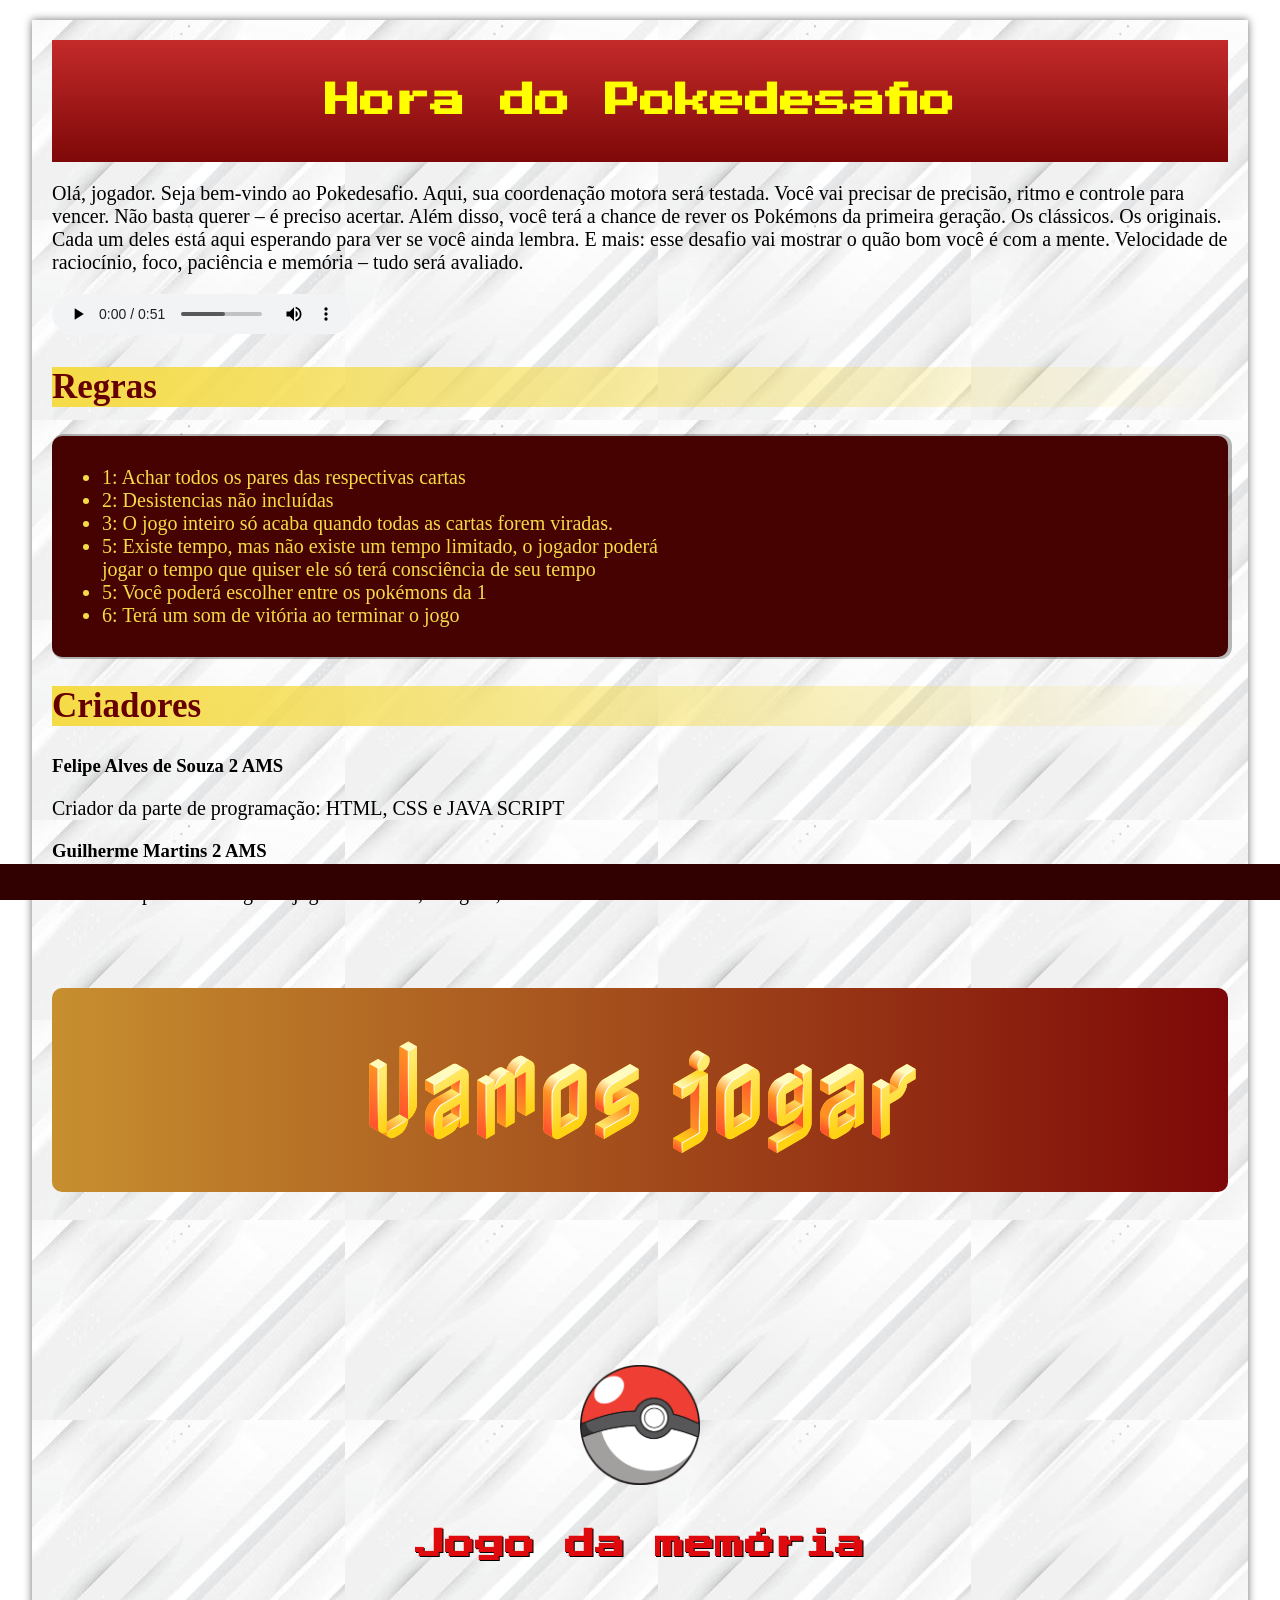
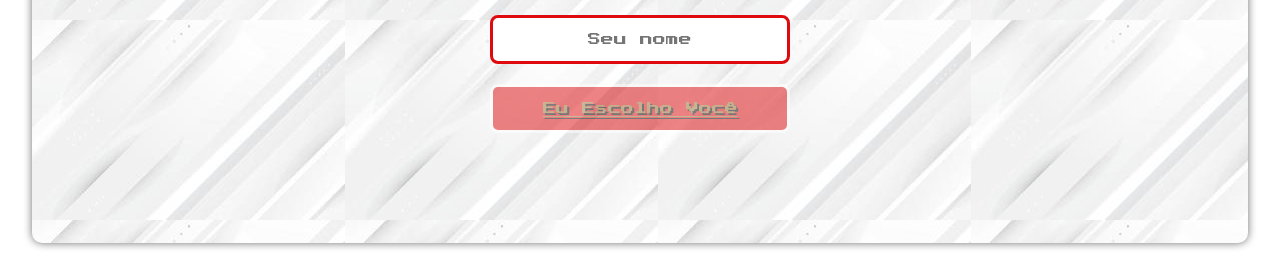
<file: index.html>
<!DOCTYPE html>
<html lang="pt-br">
<head>
    <meta charset="UTF-8">
    <meta name="viewport" content="width=device-width, initial-scale=1.0">
    
    <link rel="manifest" href="./manifest.json">
    <meta name="theme-color" content="#ffcb05">
    
    <link rel="shortcut icon" href="./cards/pokelogo.png" type="image/x-icon" />
    <title>Poke Apresentação</title>
    
    <link rel="stylesheet" href="./game-css/style.css">
</head>

<body>
    <main>
        <header class="Meu">
            <h1>Hora do Pokedesafio</h1>
        </header>

        <p> Olá, jogador. Seja bem-vindo ao Pokedesafio.

Aqui, sua coordenação motora será testada. Você vai precisar de precisão, ritmo e controle para vencer. Não basta querer – é preciso acertar.

Além disso, você terá a chance de rever os Pokémons da primeira geração. Os clássicos. Os originais. Cada um deles está aqui esperando para ver se você ainda lembra.

E mais: esse desafio vai mostrar o quão bom você é com a mente. Velocidade de raciocínio, foco, paciência e memória – tudo será avaliado. </p>

        <div class="audio-top-left">
            <audio controls>
                <source src="./Audio/Opening - Pokémon Ruby_Sapphire_Emerald Soundtrack - Daintii Music (youtube).mp3">
            </audio>
        </div>
        
        <h2 class="Regras">Regras</h2>

        <aside>
            <ul>
                <li>1: Achar todos os pares das respectivas cartas</li>
                <li>2: Desistencias não incluídas</li>
                <li>3: O jogo inteiro só acaba quando todas as cartas forem viradas.</li>
                <li>5: Existe tempo, mas não existe um tempo limitado, o jogador poderá <br>
                    jogar o tempo que quiser ele só terá consciência de seu tempo</li>
                <li>5: Você poderá escolher entre os pokémons da 1</li>
                <li>6: Terá um som de vitória ao terminar o jogo</li>
            </ul>
        </aside>

        <h2 class="criadora">Criadores</h2>

        <h3> Felipe Alves de Souza 2 AMS</h3>
        <p> Criador da parte de programação: HTML, CSS e JAVA SCRIPT </p>

        <h3> Guilherme Martins 2 AMS</h3>
        <p> Criador da parte de design do jogo : Tamanho, Imagens, Músicas e Testador das funcionalidades do site e acessibilidades. </p>

        <h2 class="jogatina">Vamos jogar</h2>

        <section class="normal">
            <form class="login-form">
                <div class="login__header">
                    <img class="logo-img" src="./cards/pokelogo.png" alt="Pokemon Logo" />
                    <h1>Jogo da memória</h1>
                </div>

                <script defer src="./JavaScript/login.js"></script>
                
                <input type="text" placeholder="Seu nome" class="login__input" />
                
                <button type="submit" class="login__button" onclick="window.open('./game.html', '_blank')">Eu Escolho Você</button>
            </form>
        </section>
    </main>

    <footer class="footer">
        <div class="marquee-container">
            <div class="marquee-text">
                <span>I choose you</span> • 
                <span>I choose you</span> • 
                <span>I choose you</span> • 
                <span>I choose you</span> • 
                <span>I choose you</span> • 
                <span>I choose you</span> • 
                <span>I choose you</span> • 
                <span>I choose you</span> • 
                <span>I choose you</span> • 
                <span>I choose you</span> • 
                <span>I choose you</span>
            </div>
        </div>
    </footer>

    <script>
        if ('serviceWorker' in navigator) {
            window.addEventListener('load', () => {
                navigator.serviceWorker.register('./service-worker.js')
                    .then(reg => console.log('PWA ativa!', reg))
                    .catch(err => console.error('Erro PWA:', err));
            });
        }
    </script>
</body>
</html>
</file>
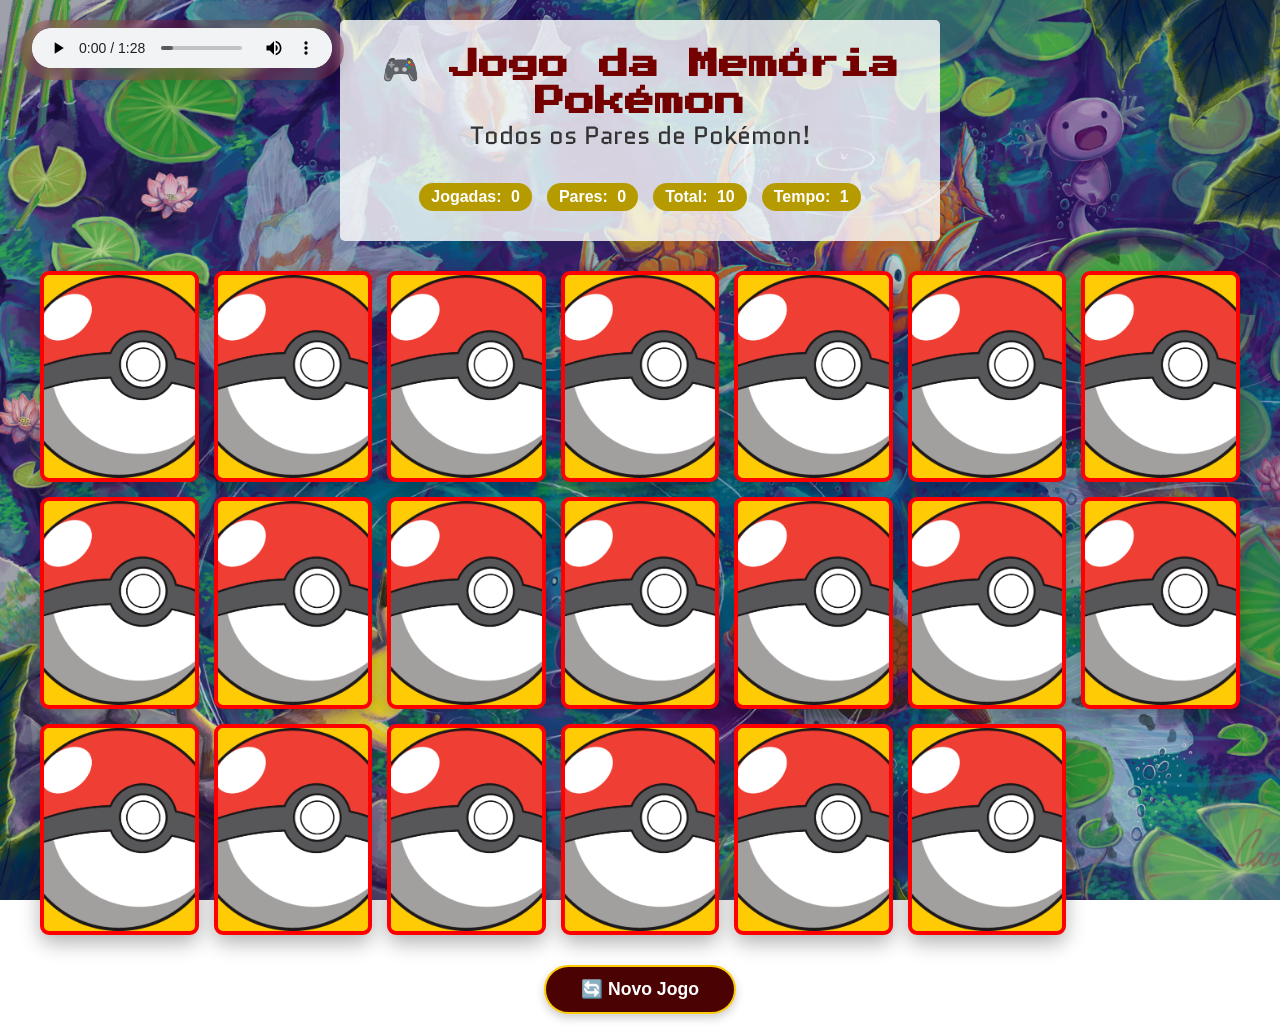
<file: game.html>
<!DOCTYPE html>
<html lang="pt-br">
<head>
    <meta charset="UTF-8">
    <meta name="viewport" content="width=device-width, initial-scale=1.0">
    
    <link rel="manifest" href="./manifest.json">
    <meta name="theme-color" content="#ffcb05">

    <link rel="shortcut icon" href="./cards/pokelogo.png" type="image/x-icon" />
    <title>Jogo da Memória Pokémon</title>
    <link rel="stylesheet" href="./game-css/game.css">
</head> 
<body>
    <div class="audio-top-left">
        <audio controls>
            <source src="./Audio/Ruby.mp3">
        </audio>
    </div>

    <main>
        <header>
            <div class="header-titles">
                <h1>🎮 Jogo da Memória Pokémon</h1>
                <p>Todos os Pares de Pokémon!</p>
                <div class="player-info">
                    <span class="player-name"></span>
                </div>
            </div>
            
            <div class="stats">
                <div class="stat-item">
                    <span class="stat-label">Jogadas:</span>
                    <span class="stat-value" id="plays">0</span>
                </div>
                <div class="stat-item">
                    <span class="stat-label">Pares:</span>
                    <span class="stat-value" id="hits">0</span>
                </div>
                <div class="stat-item">
                    <span class="stat-label">Total:</span>
                    <span class="stat-value" id="total">20</span>
                </div>
                <div class="stat-item">
                    <span class="stat-label">Tempo:</span>
                    <span class="stat-value" id="timer">0</span>
                </div>
            </div>
        </header>
        
        <div class="board"></div>
        
        <button class="reset-btn" onclick="window.location.reload()">
            🔄 Novo Jogo
        </button>
    </main>

    <script src="./JavaScript/game.js"></script>
</body>
</html>
</file>
<file: game-css/style.css>
/* ========================================== */
/* IMPORTAÇÃO DAS FONTES EXTERNAS */
/* ========================================== */

/* 
  @import: Regra CSS para importar fontes ou outros arquivos CSS
  'Press Start 2P': Fonte no estilo pixelado (usada em jogos retrô)
  É a mesma fonte dos jogos clássicos de Pokémon
*/
@import url('https://fonts.googleapis.com/css2?family=Press+Start+2P&display=swap');

/* 
  'Nabla': Fonte colorida com efeito 3D/vibrante
  Ideal para títulos chamativos
*/
@import url('https://fonts.googleapis.com/css2?family=Nabla&display=swap');

/* 
  @font-face: Permite usar fontes que não estão no Google Fonts
  src: Caminho para o arquivo da fonte baixada localmente
  url('../pacote-projeto-d010/fontes/idroid.otf'): Volta uma pasta (..) e entra na pasta fontes
  format('opentype'): Especifica o formato da fonte (otf ou ttf)
*/
@font-face {
    font-family: 'Android';
    src: url('../pacote-projeto-d010/fontes/idroid.otf') format('opentype');
    font-weight: italic;
}

/* ========================================== */
/* VARIÁVEIS GLOBAIS (CORES E FONTES) */
/* ========================================== */

/* 
  :root - Pseudo-classe que representa o elemento raiz (html)
  Usado para definir variáveis CSS globais (custom properties)
*/
:root {
    --fonte-padrao: arial, verdana, sans-serif;  /* Fallback: se arial falhar, usa verdana, depois sans-serif */
    --fonte-android: 'Android';                  /* Fonte personalizada definida acima */
    --fonte-pokemon: 'Press Start 2P';           /* Fonte estilo Pokémon */
    --fonte-desafiadora: 'Nabla';               /* Fonte do estilo Desafiadora*/
}

/* ========================================== */
/* ESTILOS GLOBAIS */
/* ========================================== */

/* Classe para centralizar texto */
.texto {
    text-align: center;
}

/* Classe para texto vermelho */
.colortext {
    color: rgb(255, 0, 0);
}

/* 
  Parágrafos: tamanho da fonte 20px
  px = pixels (unidade absoluta)
*/
p {
    font-size: 20px;
}

/* 
  Reset de margens e preenchimentos
  margin: 0 remove margens externas
  padding: 0 remove espaçamentos internos
  height: 100% faz body e html ocuparem a tela toda
  overflow-x: hidden previne rolagem horizontal
*/
*, *::before, *::after {
    box-sizing: border-box;
}

html, body {
    margin: 0;
    padding: 0;
    min-height: 100vh;
    overflow-x: hidden;
}

/*
  background-position: center → centraliza a imagem
  background-repeat: no-repeat → não repete a imagem
  background-size: cover → cobre todo o elemento sem distorcer
  background-attachment: fixed → efeito parallax (imagem fixa enquanto rola)
*/
body {
    background-position: center;
    background-repeat: no-repeat;
    background-size: cover;
    background-attachment: fixed;
}

/* ========================================== */
/* ASIDE (CAIXA LATERAL) - TEXTO AMARELO */
/* ========================================== */

/*
  aside: Tag semântica para conteúdo lateral/adicional
  background-color: fundo vermelho escuro
  padding: espaçamento interno de 10px em todos os lados
  border-radius: arredonda os cantos
  box-shadow: cria sombra (deslocamento horizontal, vertical, blur, espalhamento, cor)
  color: #f5db46 → amarelo dourado (cor dos textos do Pokémon)
*/
aside {
    background-color: rgb(70, 1, 1);
    padding: 10px;
    border-radius: 10px;
    box-shadow: 2px 0px 0px 2px rgba(49, 49, 49, 0.342);
    font-size: 20px;
    color: #f5db46;
}

/* ========================================== */
/* SEÇÃO PARALLAX */
/* ========================================== */

/*
  .normal: Classe com efeito parallax
  background-image: url('../img/pokefundo.png') → imagem de fundo
  background-attachment: fixed → (imagem fixa)
  min-height: 100vh → altura mínima de 100% da viewport (tela visível)
  vh = viewport height (unidade relativa à tela)
  display: flex → ativa o Flexbox
  align-items: center → centraliza verticalmente
  justify-content: center → centraliza horizontalmente
*/
.normal {
    background-image: url('../img/pokefundo.png');
    background-size: cover;
    background-attachment: fixed;
    background-position: center center;
    width: 100%;
    padding: 40px 0;
    display: flex;
    align-items: center;
    justify-content: center;
}

/* ========================================== */
/* FORMULÁRIO DE LOGIN */
/* ========================================== */

/*
  .login-form: Container do formulário
  padding: 30px → espaçamento interno
  border-radius: 20px → cantos arredondados
*/
.login-form {
    padding: 30px;
    border-radius: 20px;
}

/* ========================================== */
/* CABEÇALHO */
/* ========================================== */

/*
  header: Cabeçalho da página
  background-image: linear-gradient() → gradiente degradê
  to bottom → direção: do topo para baixo
  #c42a2a (vermelho claro) → #7e0808 (vermelho escuro)
*/
header {
    background-image: linear-gradient(to bottom, #c42a2a, #7e0808);
    color: white;
    padding: 20px;
}

/* 
  Seletor descendente: .Meu > h1 → apenas h1 que são filhos DIRETOS de .Meu
  font-family: usa a variável --fonte-pokemon
*/
.Meu > h1 {
    font-family: var(--fonte-pokemon);
    color: yellow;
}

.Meu {
    text-align: center;
}

/* ========================================== */
/* RODAPÉ COM MARQUEE (TEXTO ROLANTE) */
/* ========================================== */

/*
  .footer: Rodapé fixo na tela
  position: fixed → fixa na posição definida
  bottom: 0 → cola na parte inferior
  left: 0 → cola na esquerda
  width: 100% → ocupa toda a largura
  
*/
.footer {
    position: fixed;
    bottom: 0;
    left: 0;
    width: 100%;
    background-color: #310101;
    color: white;
    padding: 10px 0;
    font-family: var(--fonte-pokemon);
}

/* Container do texto rolante */
.marquee-container {
    overflow: hidden;      /* Esconde o que ultrapassar */
    white-space: nowrap;   /* Impede quebra de linha */
    box-sizing: border-box; /* Inclui padding/borda no cálculo da largura */
    width: 100%;
}

/* Texto que vai rolar */
.marquee-text {
    font-family: var(--fonte-pokemon);
    display: inline-block;  /* Permite aplicar transformações */
    padding-left: 100%;     /* Começa fora da tela (direita) */
    animation: marquee 15s linear infinite; /* Aplica a animação */
    color: #f5db46;
}

/* 
  @keyframes: Define a animação chamada "marquee"
  0%: início da animação (posição original)
  100%: fim da animação (deslocado -100% no eixo X)
*/
@keyframes marquee {
    0% { transform: translate(0, 0); }
    100% { transform: translate(-100%, 0); }
}

/* 
  Pseudo-classe :hover → quando o mouse passa por cima
  animation-play-state: paused → pausa a animação
  Efeito: mouse em cima do container, o texto para de rolar
*/
.marquee-container:hover .marquee-text {
    animation-play-state: paused;
}

/* ========================================== */
/* SEÇÃO "VAMOS JOGAR" - CORRIGIDA */
/* ========================================== */

/*
  .jogatina: Classe para o título "Vamos jogar"
  text-align: center → centralizado
  font-family: var(--fonte-desafiadora) 
  background-color: #7e0808 → fundo vermelho escuro
  padding: 20px → espaçamento interno
  border-radius: 10px → cantos arredondados
  font-size: 100px → tamanho enorme para destaque
  background-image: none → remove qualquer gradiente anterior
*/
.jogatina {
    text-align: center;
    font-family: var(--fonte-desafiadora);
    padding: 20px;
    border-radius: 10px;
    font-size: 100px;
    background-image: none;
    background-color: #7e0808;
     background-image: linear-gradient(to right, #ebd142ab, transparent);
    

}

.criadora{
   background-image: linear-gradient(to right, #f5db46, transparent);
}

/* ========================================== */
/* SEÇÃO REGRAS (MANTÉM O GRADIENTE ORIGINAL) */
/* ========================================== */

/*
  .Regras: Classe para o título "Regras"
  color: rgb(102, 0, 0) → vermelho escuro
  Gradiente da direita para esquerda (to right)
  #f5db46 (amarelo) para transparent (transparente)
*/
.Regras {
    color: rgb(102, 0, 0);
    background-image: linear-gradient(to right, #f5db46, transparent);
}

/* ========================================== */
/* CONTEÚDO PRINCIPAL - CORRIGIDO */
/* ========================================== */

/*
  main: Tag semântica de conteúdo principal
  
  CORREÇÃO 1 (BACKGROUND): Adicionado background-repeat: no-repeat → impede a imagem de duplicar
  CORREÇÃO 2 (BACKGROUND): Adicionado background-size: cover → imagem cobre todo o fundo do main
  CORREÇÃO 3 (BACKGROUND): Adicionado background-position: center → centraliza a imagem de fundo
  
  CORREÇÃO 4 (LARGURA): Aumentado max-width de 1120px para 1400px → main fica mais largo em computador
  CORREÇÃO 5 (RESPONSIVIDADE): Adicionado width: 95% → em telas menores, ocupa 95% da largura
  
  CORREÇÃO 6 (ESPAÇAMENTO): Alterado margin: auto para margin: 20px auto → dá um espaçamento no topo/baixo
*/
main {
    min-width: 280px;               /* Mantido: largura mínima para celular */
    max-width: 1400px;              /* ALTERADO: (mais largo em PC) */
    width: 95%;                     /* ADICIONADO: largura responsiva para telas menores */
    margin: 20px auto;              /* ALTERADO: era só "margin: auto", agora com espaçamento topo/baixo */
    padding: 20px;
    background-color: rgb(249, 249, 249);
    box-shadow: 0px 0px 8px rgba(0, 0, 0, 0.568);
    border-bottom-left-radius: 10px;
    border-bottom-right-radius: 10px;
    /* background com paralllax*/
    background-image: url('../img/fundinho.png');

}

/* ========================================== */
/* ESTILOS DO FORMULÁRIO (LOGIN)
/* ========================================== */

.login-form {
    align-items: center;
    display: flex;
    flex-direction: column;  /* Organiza os itens em coluna (um abaixo do outro) */
    justify-content: center;
    width: 100%;
    margin-top: 20px;
    margin-bottom: 20px;
}

/* Cabeçalho do formulário (logo + título) */
.login__header {
    align-items: center;
    display: flex;
    flex-direction: column;
    justify-content: center;
    margin-bottom: 30px;
}

/* Logo do Pokémon */
.logo-img {
    width: 120px;
    margin-bottom: 20px;
}

/* Título dentro do formulário */
.login__header h1 {
    color: #df0a0d;
    font-size: 30px;
    text-align: center;
    text-shadow: 1px 1px 0 #000; /* Sombra no texto (deslocamento X, deslocamento Y, blur, cor) */
    font-family: var(--fonte-pokemon);
}

/* Campo de input (digitar nome) */
.login__input {
    border: 3px solid #df0a0d;
    border-radius: 8px;
    color: #333;
    font-size: 0.8em;  /* 0.8em = 80% do tamanho da fonte do elemento pai */
    margin-bottom: 20px;
    max-width: 300px;
    outline: none;      /* Remove a borda azul de foco */
    padding: 15px;
    width: 100%;
    font-family: var(--fonte-pokemon);
    text-align: center;
    background-color: white;
}

/* Botão do formulário */
.login__button {
    background-color: #df0a0d;
    border: 3px solid #ffffff;
    border-radius: 8px;
    cursor: pointer;     /* Muda o cursor para mãozinha */
    font-size: 0.8em;
    max-width: 300px;
    padding: 15px;
    width: 100%;
    font-family: var(--fonte-pokemon);
    transition: all 0.3s ease;  /* Animação suave para hover */
    text-shadow: 2px 2px 0 #000; /* Sombra no texto */
    color: rgb(151, 114, 45);
    text-decoration: underline;
}

/* 
  :hover → quando o mouse passa por cima
  transform: scale(1.05) → aumenta 5%
  box-shadow: cria um brilho vermelho ao redor
*/
.login__button:hover {
    transform: scale(1.05);
    background-color: #ff0000;
    box-shadow: 0 0 20px #df0a0d;
}

/* ========================================== */
/* TÍTULOS H1 E H2 (TAMANHOS) */
/* ========================================== */

/*
  h1: Título principal
  font-weight: controla a grossura da fonte
*/
h1 {
    font-weight: 150px;
    font-size: 35px;
}

/*
  h2: Subtítulo
*/
h2 {
    font-weight: 100px;
    font-size: 35px;
    color: rgb(102, 0, 0);
}

.audio-top-left audio {
    background-color: rgb(255, 255, 255);
    border-radius: 30px;
    height: 40px;
}
</file>
<file: game-css/game.css>
/* =========================
   IMPORTAÇÃO DE FONTES
========================= */

/* Fonte estilo futurista */
@import url('https://fonts.googleapis.com/css2?family=Quantico:ital,wght@0,400;0,700;1,400;1,700&display=swap');

/* Fonte estilo retrô (Pokémon) */
@import url('https://fonts.googleapis.com/css2?family=Press+Start+2P&display=swap');


/* =========================
   VARIÁVEIS GLOBAIS
========================= */

:root {
    --fonte-padrao: arial, verdana, sans-serif;
    --fonte-destaque: 'Quantico';
    --fonte-android: 'Android';
    --fonte-pokemon: 'Press Start 2P';
}


/* =========================
   RESET CSS
========================= */

* {
    margin: 0;
    padding: 0;
    box-sizing: border-box;
}


/* =========================
   BODY E HTML (FUNDO DA PÁGINA)
========================= */

html, body {
    overflow-x: hidden;
}

body {
    font-family: Arial, Helvetica, sans-serif;
    min-height: 100vh;

    /* Imagem de fundo */
    background-image: url('../img/pokefundo.png');
    background-position: center;
    background-repeat: no-repeat;
    background-size: cover;
    background-attachment: fixed;
}


/* =========================
   PLAYER DE ÁUDIO FIXO
========================= */

.audio-top-left {
    position: fixed;
    top: 20px;
    left: 20px;
    z-index: 9999;

    /* Visual */
    background-color: rgba(165, 36, 36, 0.288);
    border-radius: 30px;
    padding: 8px 12px;
    backdrop-filter: blur(5px);
    box-shadow: 0 4px 15px rgba(0, 0, 0, 0.11);
}

.audio-top-left audio {
    background-color: rgb(255, 255, 255);
    border-radius: 30px;
    height: 40px;
}


/* =========================
   MAIN (CONTAINER PRINCIPAL)
========================= */

main {
    display: flex;
    flex-direction: column;

    width: 100%;
    min-height: 100vh;

    align-items: center;
    justify-content: center;

    padding: 20px;
}


/* =========================
   HEADER (TOPO DO JOGO)
========================= */

header {
    display: flex;
    flex-direction: column; /* Nome em cima, stats embaixo */
    align-items: center;
    justify-content: center;

    background-color: rgba(255, 255, 255, 0.8);

    width: 100%;
    max-width: 600px;

    padding: 30px;
    margin: 0 0 30px;

    border-radius: 5px;
    gap: 20px;
}

/* Título principal */
.header-titles h1 {
    font-family: var(--fonte-pokemon);
    font-size: 30px;
    color: #750000;
    text-align: center;
}

/* Subtítulo */
.header-titles p {
    font-family: var(--fonte-destaque);
    font-size: 25px;
    color: #333;
    text-align: center;
}

/* Nome do jogador */
.player-name {
    text-decoration: underline;
    font-weight: 600;
    display: block;
    text-align: center;
    margin-top: 10px;
}


/* =========================
   ESTATÍSTICAS DO JOGO
========================= */

.stats {
    display: flex;
    flex-direction: row; /* Itens lado a lado */
    gap: 15px;
    flex-wrap: wrap;
    justify-content: center;
}

/* Cada item de estatística */
.stat-item {
    background: rgb(182, 155, 0);
    padding: 5px 12px;
    border-radius: 20px;
    color: white;
    font-weight: bold;
}

/* Label dentro da stat */
.stat-label {
    margin-right: 5px;
}


/* =========================
   TABULEIRO (GRID DE CARTAS)
========================= */

.board {
    display: grid;
    grid-template-columns: repeat(7, 1fr);
    gap: 15px;

    max-width: 1200px;
    width: 100%;
    margin: 0 auto;
}


/* =========================
   CARTAS (ESTRUTURA BASE)
========================= */

.card {
    aspect-ratio: 3/4;
    position: relative;

    /* Necessário para efeito 3D */
    transform-style: preserve-3d;

    /* Transições */
    transition: transform 0.5s, box-shadow 0.3s, transform 0.3s;

    cursor: pointer;

    border-radius: 12px;
    box-shadow: 0 8px 20px rgba(0, 0, 0, 0.3);
}

/* Efeito ao passar o mouse */
.card:hover {
    transform: translateY(-10px);
    box-shadow: 0 20px 30px rgba(0, 0, 0, 0.4);
}

/* Carta virada */
.card.is-flipped {
    transform: rotateY(180deg);
}


/* =========================
   FACES DA CARTA
========================= */

.card-front,
.card-back {
    position: absolute;

    width: 100%;
    height: 100%;

    backface-visibility: hidden;

    display: flex;
    align-items: center;
    justify-content: center;

    border-radius: 9px;
    border: 4px solid #ff0000;

    background: transparent;
    overflow: hidden;
}

/* Frente da carta */
.card-front {
    background-color: #ffcb05;
    transform: rotateY(0deg);
}

/* Verso da carta */
.card-back {
    background-color: transparent;
    transform: rotateY(180deg);
}

/* Imagens das cartas */
.card-back img,
.card-front img {
    width: 100%;
    height: 100%;
    object-fit: cover;
    border-radius: 5px;
}


/* =========================
   ANIMAÇÕES (MATCH)
========================= */

/* Efeito ao acertar */
.card.matched .card-back {
    animation: fadePokemon 0.5s ease forwards;
}

@keyframes fadePokemon {
    0% {
        opacity: 1;
        filter: saturate(1);
    }
    100% {
        opacity: 0.6;
        filter: saturate(0.3);
    }
}

.card.matched .card-front {
    animation: fadeFront 0.5s ease forwards;
}

@keyframes fadeFront {
    0% {
        opacity: 1;
    }
    100% {
        opacity: 0.5;
    }
}

/* Desativa interação após match */
.card.matched {
    pointer-events: none;
    cursor: default;
}


/* =========================
   BOTÃO DE RESET
========================= */

.reset-btn {
    display: block;
    margin: 30px auto 0;

    padding: 12px 35px;
    font-size: 1.1em;

    background-color: #4b0202;
    color: white;

    border: 2px solid #ffcb05;
    border-radius: 30px;

    cursor: pointer;

    transition: all 0.3s;
    font-weight: bold;

    box-shadow: 0 4px 10px rgba(0, 0, 0, 0.2);
}

/* Hover do botão */
.reset-btn:hover {
    background-color: #f04444;
    transform: scale(1.05);
}


/* =========================
   RESPONSIVIDADE
========================= */

/* Tablets */
@media screen and (max-width: 920px) {
    .board {
        grid-template-columns: repeat(5, 1fr);
    }
}

/* Celulares */
@media screen and (max-width: 600px) {
    header {
        width: 95%;
        padding: 20px;
    }

    .board {
        grid-template-columns: repeat(3, 1fr);
        gap: 10px;
    }

    .header-titles h1 {
        font-size: 1rem;
    }

    .audio-top-left {
        top: 10px;
        left: 10px;
        padding: 4px 8px;
    }

    .audio-top-left audio {
        width: 180px;
        height: 35px;
    }
}
</file>
